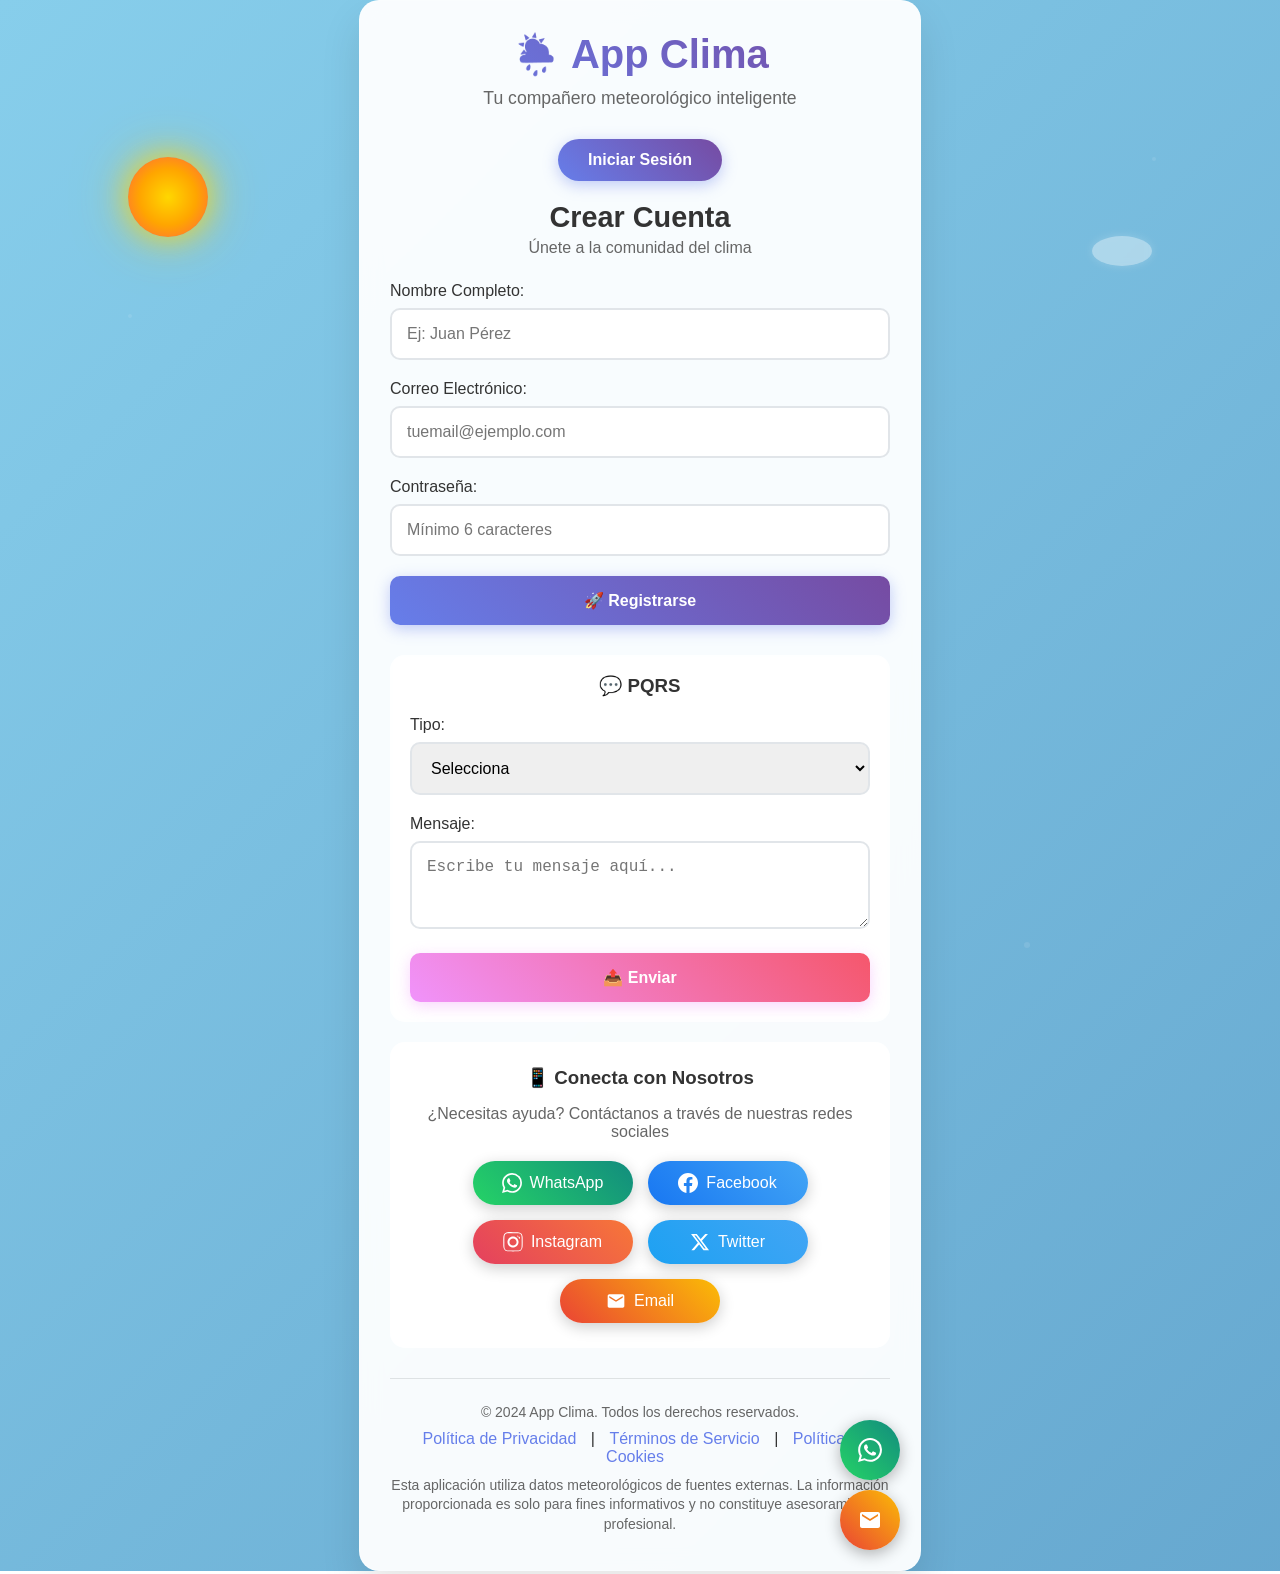
<file: index.html>
<!-- Declaración del tipo de documento HTML5 -->
<!DOCTYPE html>
<html lang="es">
<head>
    <!-- Configuración de caracteres y viewport para dispositivos móviles -->
    <meta charset="UTF-8">
    <meta name="viewport" content="width=device-width, initial-scale=1.0">
    <title>Registro - App Clima</title>
    <!-- Enlace al archivo CSS externo para estilos -->
    <link rel="stylesheet" href="styles.css">
</head>
<body>
    <!-- Fondo animado futurista con partículas -->
    <div class="animated-bg">
        <div class="particle"></div>
        <div class="particle"></div>
        <div class="particle"></div>
        <div class="particle"></div>
        <div class="particle"></div>
    </div>

    <!-- Elementos decorativos: sol y nubes animadas -->
    <div class="sun"></div>
    <div class="cloud"></div>
    <div class="cloud"></div>

    <div class="container">
        <!-- Header elegante con título y subtítulo -->
        <div class="header">
            <h1>🌦️ App Clima</h1>
            <p class="subtitle">Tu compañero meteorológico inteligente</p>
        </div>

        <!-- Botón para alternar entre registro y login -->
        <div class="toggle-container">
            <button id="toggleButton" class="toggle-btn">Iniciar Sesión</button>
        </div>

        <!-- Formulario de registro simplificado para coincidir con el backend -->
        <form id="registroForm" class="form-container">
            <div class="form-header">
                <h2>Crear Cuenta</h2>
                <p>Únete a la comunidad del clima</p>
            </div>

            <div class="input-group">
                <label for="nombre">Nombre Completo:</label>
                <input type="text" id="nombre" name="nombre" required placeholder="Ej: Juan Pérez">
            </div>

            <div class="input-group">
                <label for="email">Correo Electrónico:</label>
                <input type="email" id="email" name="email" required placeholder="tuemail@ejemplo.com">
            </div>

            <div class="input-group">
                <label for="password">Contraseña:</label>
                <input type="password" id="password" name="password" required placeholder="Mínimo 6 caracteres">
            </div>

            <button type="submit" class="submit-btn">🚀 Registrarse</button>
        </form>

        <!-- Formulario de login (oculto inicialmente) -->
        <div id="loginSection" style="display: none;" class="form-container">
            <div class="form-header">
                <h2>Bienvenido de Vuelta</h2>
                <p>Accede a tu cuenta</p>
            </div>

            <form id="loginForm">
                <div class="input-group">
                    <label for="loginEmail">Correo Electrónico:</label>
                    <input type="email" id="loginEmail" name="loginEmail" required placeholder="tu@email.com">
                </div>

                <div class="input-group">
                    <label for="loginPassword">Contraseña:</label>
                    <input type="password" id="loginPassword" name="loginPassword" required placeholder="Tu contraseña">
                </div>

                <button type="submit" class="submit-btn">🔓 Iniciar Sesión</button>
            </form>
        </div>

        <!-- Sección PQRS (sin cambios) -->
        <div class="pqrs">
            <h3>💬 PQRS</h3>
            <form id="pqrsForm">
                <div class="input-group">
                    <label for="pqrsTipo">Tipo:</label>
                    <select id="pqrsTipo" name="pqrsTipo" required>
                        <option value="">Selecciona</option>
                        <option value="peticion">Petición</option>
                        <option value="queja">Queja</option>
                        <option value="reclamo">Reclamo</option>
                        <option value="sugerencia">Sugerencia</option>
                    </select>
                </div>

                <div class="input-group">
                    <label for="pqrsMensaje">Mensaje:</label>
                    <textarea id="pqrsMensaje" name="pqrsMensaje" rows="3" required placeholder="Escribe tu mensaje aquí..."></textarea>
                </div>

                <button type="submit" class="submit-btn secondary">📤 Enviar</button>
            </form>
        </div>

        <!-- Sección de Redes Sociales y Contacto -->
        <div class="social-section">
            <h3>📱 Conecta con Nosotros</h3>
            <p>¿Necesitas ayuda? Contáctanos a través de nuestras redes sociales</p>

            <div class="social-buttons">
                <!-- WhatsApp -->
                <a href="https://wa.me/573183384076" target="_blank" class="social-btn whatsapp" title="WhatsApp">
                    <svg viewBox="0 0 24 24" fill="currentColor">
                        <path d="M17.472 14.382c-.297-.149-1.758-.867-2.03-.967-.273-.099-.471-.148-.67.15-.197.297-.767.966-.94 1.164-.173.199-.347.223-.644.075-.297-.15-1.255-.463-2.39-1.475-.883-.788-1.48-1.761-1.653-2.059-.173-.297-.018-.458.13-.606.134-.133.298-.347.446-.52.149-.174.198-.298.298-.497.099-.198.05-.371-.025-.52-.075-.149-.669-1.612-.916-2.207-.242-.579-.487-.5-.669-.51-.173-.008-.371-.01-.57-.01-.198 0-.52.074-.792.372-.272.297-1.04 1.016-1.04 2.479 0 1.462 1.065 2.875 1.213 3.074.149.198 2.096 3.2 5.077 4.487.709.306 1.262.489 1.694.625.712.227 1.36.195 1.871.118.571-.085 1.758-.719 2.006-1.413.248-.694.248-1.289.173-1.413-.074-.124-.272-.198-.57-.347m-5.421 7.403h-.004a9.87 9.87 0 01-5.031-1.378l-.361-.214-3.741.982.998-3.648-.235-.374a9.86 9.86 0 01-1.51-5.26c.001-5.45 4.436-9.884 9.888-9.884 2.64 0 5.122 1.03 6.988 2.898a9.825 9.825 0 012.893 6.994c-.003 5.45-4.437 9.884-9.885 9.884m8.413-18.297A11.815 11.815 0 0012.05 0C5.495 0 .16 5.335.157 11.892c0 2.096.547 4.142 1.588 5.945L.057 24l6.305-1.654a11.882 11.882 0 005.683 1.448h.005c6.554 0 11.89-5.335 11.893-11.893A11.821 11.821 0 0020.885 3.488"/>
                    </svg>
                    <span>WhatsApp</span>
                </a>

                <!-- Facebook -->
                <a href="https://www.facebook.com/appclima" target="_blank" class="social-btn facebook" title="Facebook">
                    <svg viewBox="0 0 24 24" fill="currentColor">
                        <path d="M24 12.073c0-6.627-5.373-12-12-12s-12 5.373-12 12c0 5.99 4.388 10.954 10.125 11.854v-8.385H7.078v-3.47h3.047V9.43c0-3.007 1.792-4.669 4.533-4.669 1.312 0 2.686.235 2.686.235v2.953H15.83c-1.491 0-1.956.925-1.956 1.874v2.25h3.328l-.532 3.47h-2.796v8.385C19.612 23.027 24 18.062 24 12.073z"/>
                    </svg>
                    <span>Facebook</span>
                </a>

                <!-- Instagram -->
                <a href="https://www.instagram.com/appclima" target="_blank" class="social-btn instagram" title="Instagram">
                    <svg viewBox="0 0 24 24" fill="currentColor">
                        <path d="M12.017 0C8.396 0 7.996.014 6.79.067 5.584.12 4.775.302 4.082.559c-.726.275-1.34.639-1.955 1.254C1.522 2.428 1.158 3.042.883 3.768.626 4.461.444 5.27.391 6.476.338 7.682.324 8.082.324 11.703s.014 3.921.067 5.127c.053 1.206.235 2.015.492 2.708.275.726.639 1.34 1.254 1.955.615.615 1.229.979 1.955 1.254.693.267 1.502.449 2.708.502 1.206.053 1.606.067 5.227.067s3.921-.014 5.127-.067c1.206-.053 2.015-.235 2.708-.492.726-.275 1.34-.639 1.955-1.254.615-.615.979-1.229 1.254-1.955.267-.693.449-1.502.502-2.708.053-1.206.067-1.606.067-5.227s-.014-3.921-.067-5.127c-.053-1.206-.235-2.015-.492-2.708-.275-.726-.639-1.34-1.254-1.955C21.572 1.522 20.958 1.158 20.232.883 19.539.626 18.73.444 17.524.391 16.318.338 15.918.324 12.297.324S8.376.338 7.17.391C5.964.444 5.155.626 4.462.883zm.003 1.49c3.57 0 3.99.013 5.396.066 1.29.049 1.986.218 2.446.362.544.17.932.372 1.34.78.408.408.61.796.78 1.34.144.46.313 1.156.362 2.446.053 1.406.066 1.826.066 5.396s-.013 3.99-.066 5.396c-.049 1.29-.218 1.986-.362 2.446-.17.544-.372.932-.78 1.34-.408.408-.796.61-1.34.78-.46.144-1.156.313-2.446.362-1.406.053-1.826.066-5.396.066s-3.99-.013-5.396-.066c-1.29-.049-1.986-.218-2.446-.362-.544-.17-.932-.372-1.34-.78-.408-.408-.61-.796-.78-1.34-.144-.46-.313-1.156-.362-2.446-.053-1.406-.066-1.826-.066-5.396s.013-3.99.066-5.396c.049-1.29.218-1.986.362-2.446.17-.544.372-.932.78-1.34.408-.408.796-.61 1.34-.78.46-.144 1.156-.313 2.446-.362 1.406-.053 1.826-.066 5.397-.066zm0 3.88c-3.663 0-6.63 2.967-6.63 6.63s2.967 6.63 6.63 6.63 6.63-2.967 6.63-6.63-2.967-6.63-6.63-6.63zm0 10.94c-2.376 0-4.31-1.934-4.31-4.31s1.934-4.31 4.31-4.31 4.31 1.934 4.31 4.31-1.934 4.31-4.31 4.31zm8.34-11.375c0 .86-.696 1.556-1.556 1.556s-1.556-.696-1.556-1.556.696-1.556 1.556 1.556 1.556.696 1.556 1.556z"/>
                    </svg>
                    <span>Instagram</span>
                </a>

                <!-- Twitter/X -->
                <a href="https://twitter.com/appclima" target="_blank" class="social-btn twitter" title="Twitter/X">
                    <svg viewBox="0 0 24 24" fill="currentColor">
                        <path d="M18.244 2.25h3.308l-7.227 8.26 8.502 11.24H16.17l-5.214-6.817L4.99 21.75H1.68l7.73-8.835L1.254 2.25H8.08l4.713 6.231zm-1.161 17.52h1.833L7.084 4.126H5.117z"/>
                    </svg>
                    <span>Twitter</span>
                </a>

                <!-- Email -->
                <a href="mailto:contacto@appclima.com" class="social-btn email" title="Email">
                    <svg viewBox="0 0 24 24" fill="currentColor">
                        <path d="M20 4H4c-1.1 0-1.99.9-1.99 2L2 18c0 1.1.9 2 2 2h16c1.1 0 2-.9 2-2V6c0-1.1-.9-2-2-2zm0 4l-8 5-8-5V6l8 5 8-5v2z"/>
                    </svg>
                    <span>Email</span>
                </a>
            </div>
        </div>

        <!-- Botones flotantes de redes sociales -->
        <div class="floating-social">
            <a href="https://wa.me/573183384076" target="_blank" class="whatsapp-float">
                <svg viewBox="0 0 24 24" fill="currentColor">
                    <path d="M17.472 14.382c-.297-.149-1.758-.867-2.03-.967-.273-.099-.471-.148-.67.15-.197.297-.767.966-.94 1.164-.173.199-.347.223-.644.075-.297-.15-1.255-.463-2.39-1.475-.883-.788-1.48-1.761-1.653-2.059-.173-.297-.018-.458.13-.606.134-.133.298-.347.446-.52.149-.174.198-.298.298-.497.099-.198.05-.371-.025-.52-.075-.149-.669-1.612-.916-2.207-.242-.579-.487-.5-.669-.51-.173-.008-.371-.01-.57-.01-.198 0-.52.074-.792.372-.272.297-1.04 1.016-1.04 2.479 0 1.462 1.065 2.875 1.213 3.074.149.198 2.096 3.2 5.077 4.487.709.306 1.262.489 1.694.625.712.227 1.36.195 1.871.118.571-.085 1.758-.719 2.006-1.413.248-.694.248-1.289.173-1.413-.074-.124-.272-.198-.57-.347m-5.421 7.403h-.004a9.87 9.87 0 01-5.031-1.378l-.361-.214-3.741.982.998-3.648-.235-.374a9.86 9.86 0 01-1.51-5.26c.001-5.45 4.436-9.884 9.888-9.884 2.64 0 5.122 1.03 6.988 2.898a9.825 9.825 0 012.893 6.994c-.003 5.45-4.437 9.884-9.885 9.884m8.413-18.297A11.815 11.815 0 0012.05 0C5.495 0 .16 5.335.157 11.892c0 2.096.547 4.142 1.588 5.945L.057 24l6.305-1.654a11.882 11.882 0 005.683 1.448h.005c6.554 0 11.89-5.335 11.893-11.893A11.821 11.821 0 0020.885 3.488"/>
                </svg>
            </a>

            <a href="mailto:contacto@appclima.com" class="email-float">
                <svg viewBox="0 0 24 24" fill="currentColor">
                    <path d="M20 4H4c-1.1 0-1.99.9-1.99 2L2 18c0 1.1.9 2 2 2h16c1.1 0 2-.9 2-2V6c0-1.1-.9-2-2-2zm0 4l-8 5-8-5V6l8 5 8-5v2z"/>
                </svg>
            </a>
        </div>

        <!-- Footer con información legal -->
        <div class="footer">
            <div class="legal-info">
                <p>&copy; 2024 App Clima. Todos los derechos reservados.</p>
                <div class="legal-links">
                    <a href="#" onclick="showLegal('privacidad')">Política de Privacidad</a> |
                    <a href="#" onclick="showLegal('terminos')">Términos de Servicio</a> |
                    <a href="#" onclick="showLegal('cookies')">Política de Cookies</a>
                </div>
                <p class="disclaimer">
                    Esta aplicación utiliza datos meteorológicos de fuentes externas. La información proporcionada es solo para fines informativos y no constituye asesoramiento profesional.
                </p>
            </div>
        </div>
    </div>

    <!-- Modal para avisos legales -->
    <div id="legalModal" class="modal">
        <div class="modal-content">
            <span class="close-modal" onclick="closeModal()">&times;</span>
            <div id="legalContent"></div>
        </div>
    </div>

    <!-- Enlace al archivo JavaScript externo -->
    <script src="script.js"></script>
</body>
</html>
</file>
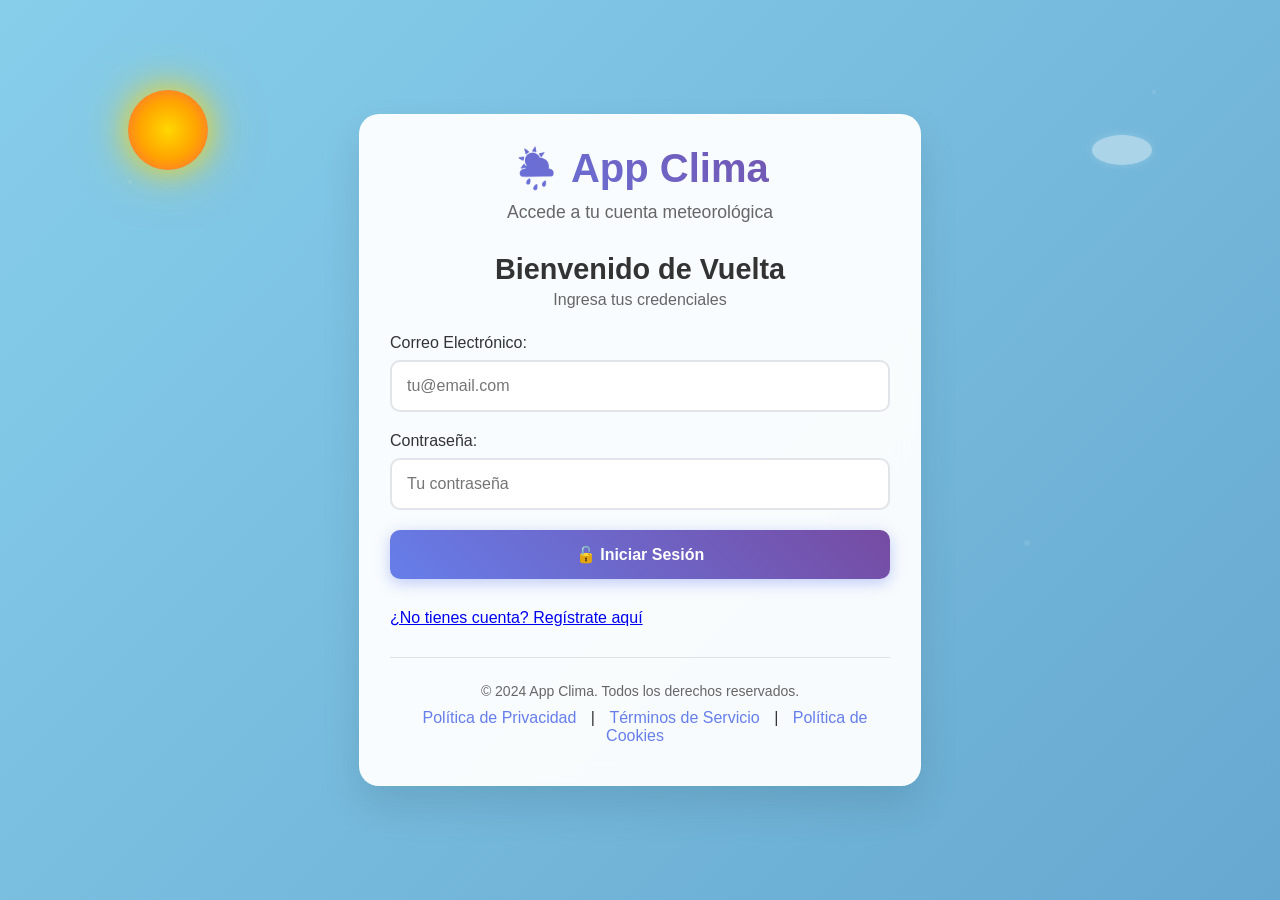
<file: login.html>
<!-- Declaración del tipo de documento HTML5 -->
<!DOCTYPE html>
<html lang="es">
<head>
    <!-- Configuración de caracteres y viewport para dispositivos móviles -->
    <meta charset="UTF-8">
    <meta name="viewport" content="width=device-width, initial-scale=1.0">
    <title>Inicio de Sesión - App Clima</title>
    <!-- Enlace al archivo CSS externo para estilos -->
    <link rel="stylesheet" href="styles.css">
</head>
<body>
    <!-- Fondo animado con gradiente de cielo -->
    <div class="animated-bg">
        <div class="particle"></div>
        <div class="particle"></div>
        <div class="particle"></div>
        <div class="particle"></div>
        <div class="particle"></div>
    </div>

    <!-- Elementos decorativos: sol y nubes animadas -->
    <div class="sun"></div>
    <div class="cloud"></div>
    <div class="cloud"></div>

    <div class="container">
        <div class="header">
            <h1>🌦️ App Clima</h1>
            <p class="subtitle">Accede a tu cuenta meteorológica</p>
        </div>

        <!-- Formulario de inicio de sesión -->
        <form id="loginForm" class="form-container">
            <div class="form-header">
                <h2>Bienvenido de Vuelta</h2>
                <p>Ingresa tus credenciales</p>
            </div>

            <div class="input-group">
                <label for="email">Correo Electrónico:</label>
                <input type="email" id="email" name="email" required placeholder="tu@email.com">
            </div>

            <div class="input-group">
                <label for="password">Contraseña:</label>
                <input type="password" id="password" name="password" required placeholder="Tu contraseña">
            </div>

            <button type="submit" class="submit-btn">🔓 Iniciar Sesión</button>
        </form>

        <p id="message"></p>

        <!-- Enlace para volver al registro -->
        <p><a href="index.html">¿No tienes cuenta? Regístrate aquí</a></p>

        <!-- Derechos de autor -->
        <div class="footer">
            <div class="legal-info">
                <p>&copy; 2024 App Clima. Todos los derechos reservados.</p>
                <div class="legal-links">
                    <a href="#" onclick="showLegal('privacidad')">Política de Privacidad</a> |
                    <a href="#" onclick="showLegal('terminos')">Términos de Servicio</a> |
                    <a href="#" onclick="showLegal('cookies')">Política de Cookies</a>
                </div>
            </div>
        </div>
    </div>

    <!-- Modal para avisos legales -->
    <div id="legalModal" class="modal">
        <div class="modal-content">
            <span class="close-modal" onclick="closeModal()">&times;</span>
            <div id="legalContent"></div>
        </div>
    </div>

    <!-- Enlace al archivo JavaScript externo -->
    <script src="script.js"></script>
</body>
</html>
</file>
<file: styles.css>
/* Estilos para el fondo especial con animación de día a noche */
body {
    font-family: 'Segoe UI', Tahoma, Geneva, Verdana, sans-serif;
    margin: 0;
    padding: 0;
    background: linear-gradient(135deg, #87CEEB 0%, #4682B4 50%, #1e3a8a 100%);
    background-size: 400% 400%;
    animation: gradientShift 20s ease infinite, weatherCycle 30s ease-in-out infinite;
    color: #333;
    display: flex;
    justify-content: center;
    align-items: center;
    min-height: 100vh;
    position: relative;
    overflow-x: hidden;
}

@keyframes gradientShift {
    0% { background-position: 0% 50%; }
    50% { background-position: 100% 50%; }
    100% { background-position: 0% 50%; }
}

@keyframes weatherCycle {
    0%, 100% { filter: brightness(1) saturate(1); }
    25% { filter: brightness(1.1) saturate(1.2); }
    50% { filter: brightness(0.9) saturate(0.8); }
    75% { filter: brightness(1.05) saturate(1.1); }
}

/* Fondo animado futurista con partículas */
.animated-bg {
    position: absolute;
    top: 0;
    left: 0;
    width: 100%;
    height: 100%;
    overflow: hidden;
    z-index: 0;
}

.particle {
    position: absolute;
    background: rgba(255, 255, 255, 0.1);
    border-radius: 50%;
    animation: float 6s ease-in-out infinite;
}

.particle:nth-child(1) {
    width: 4px;
    height: 4px;
    top: 20%;
    left: 10%;
    animation-delay: 0s;
}

.particle:nth-child(2) {
    width: 6px;
    height: 6px;
    top: 60%;
    left: 80%;
    animation-delay: 2s;
}

.particle:nth-child(3) {
    width: 3px;
    height: 3px;
    top: 40%;
    left: 60%;
    animation-delay: 4s;
}

.particle:nth-child(4) {
    width: 5px;
    height: 5px;
    top: 80%;
    left: 30%;
    animation-delay: 1s;
}

.particle:nth-child(5) {
    width: 4px;
    height: 4px;
    top: 10%;
    left: 90%;
    animation-delay: 3s;
}

@keyframes float {
    0%, 100% { transform: translateY(0px) rotate(0deg); opacity: 0.5; }
    50% { transform: translateY(-20px) rotate(180deg); opacity: 1; }
}

/* Sol moviéndose */
.sun {
    position: absolute;
    top: 10%;
    left: 10%;
    width: 80px;
    height: 80px;
    background: radial-gradient(circle, #FFD700, #FFA500, #FF6347);
    border-radius: 50%;
    animation: moveSun 25s ease-in-out infinite, sunGlow 4s ease-in-out infinite alternate;
    z-index: 1;
    box-shadow: 0 0 30px rgba(255, 215, 0, 0.8), 0 0 60px rgba(255, 215, 0, 0.4);
}

@keyframes moveSun {
    0% { top: 10%; left: 10%; transform: scale(1); }
    25% { top: 20%; left: 40%; transform: scale(1.1); }
    50% { top: 50%; left: 80%; transform: scale(0.9); }
    75% { top: 30%; left: 60%; transform: scale(1.05); }
    100% { top: 10%; left: 10%; transform: scale(1); }
}

@keyframes sunGlow {
    0% { box-shadow: 0 0 30px rgba(255, 215, 0, 0.8), 0 0 60px rgba(255, 215, 0, 0.4); }
    100% { box-shadow: 0 0 40px rgba(255, 215, 0, 1), 0 0 80px rgba(255, 215, 0, 0.6); }
}

/* Nubes */
.cloud {
    position: absolute;
    background: rgba(255, 255, 255, 0.4);
    border-radius: 50%;
    animation: floatCloud 20s ease-in-out infinite, cloudMorph 10s ease-in-out infinite alternate;
    backdrop-filter: blur(3px);
    box-shadow: 0 0 10px rgba(255, 255, 255, 0.2);
}

.cloud:nth-child(1) {
    top: 20%;
    left: 20%;
    width: 80px;
    height: 40px;
}

.cloud:nth-child(2) {
    top: 30%;
    right: 30%;
    width: 100px;
    height: 50px;
    animation-delay: 5s;
}

.cloud:nth-child(3) {
    top: 15%;
    right: 10%;
    width: 60px;
    height: 30px;
    animation-delay: 10s;
}

@keyframes floatCloud {
    0%, 100% { transform: translateX(0) translateY(0); }
    25% { transform: translateX(30px) translateY(-5px); }
    50% { transform: translateX(60px) translateY(0); }
    75% { transform: translateX(30px) translateY(5px); }
}

@keyframes cloudMorph {
    0% { border-radius: 50% 40% 60% 50%; }
    100% { border-radius: 40% 60% 50% 60%; }
}

.container {
    background: rgba(255, 255, 255, 0.95);
    padding: 30px;
    border-radius: 20px;
    box-shadow: 0 20px 40px rgba(0, 0, 0, 0.1);
    max-width: 500px;
    width: 90%;
    animation: slideIn 0.8s ease-out;
    position: relative;
    z-index: 2;
    backdrop-filter: blur(10px);
    border: 1px solid rgba(255, 255, 255, 0.2);
}

@keyframes slideIn {
    from { opacity: 0; transform: translateY(30px) scale(0.9); }
    to { opacity: 1; transform: translateY(0) scale(1); }
}

/* Header elegante */
.header {
    text-align: center;
    margin-bottom: 30px;
}

.header h1 {
    font-size: 2.5rem;
    margin: 0;
    background: linear-gradient(45deg, #667eea, #764ba2);
    -webkit-background-clip: text;
    -webkit-text-fill-color: transparent;
    background-clip: text;
}

.subtitle {
    color: #666;
    font-size: 1.1rem;
    margin: 10px 0 0 0;
}

/* Botón toggle */
.toggle-container {
    text-align: center;
    margin-bottom: 20px;
}

.toggle-btn {
    background: linear-gradient(45deg, #667eea, #764ba2);
    color: white;
    border: none;
    padding: 12px 30px;
    border-radius: 25px;
    cursor: pointer;
    font-size: 16px;
    font-weight: 600;
    transition: all 0.3s ease;
    box-shadow: 0 4px 15px rgba(102, 126, 234, 0.4);
}

.toggle-btn:hover {
    transform: translateY(-2px);
    box-shadow: 0 6px 20px rgba(102, 126, 234, 0.6);
}

/* Formularios */
.form-container {
    margin-bottom: 30px;
}

.form-header {
    text-align: center;
    margin-bottom: 25px;
}

.form-header h2 {
    margin: 0;
    color: #333;
    font-size: 1.8rem;
}

.form-header p {
    color: #666;
    margin: 5px 0 0 0;
}

.input-group {
    margin-bottom: 20px;
}

.input-group label {
    display: block;
    margin-bottom: 8px;
    color: #333;
    font-weight: 500;
}

.input-group input {
    width: 100%;
    padding: 15px;
    border: 2px solid #e1e5e9;
    border-radius: 10px;
    font-size: 16px;
    transition: all 0.3s ease;
    box-sizing: border-box;
}

.input-group input:focus {
    outline: none;
    border-color: #667eea;
    box-shadow: 0 0 0 3px rgba(102, 126, 234, 0.1);
}

.input-group textarea {
    width: 100%;
    padding: 15px;
    border: 2px solid #e1e5e9;
    border-radius: 10px;
    font-size: 16px;
    transition: all 0.3s ease;
    box-sizing: border-box;
    resize: vertical;
}

.input-group textarea:focus {
    outline: none;
    border-color: #667eea;
    box-shadow: 0 0 0 3px rgba(102, 126, 234, 0.1);
}

.input-group select {
    width: 100%;
    padding: 15px;
    border: 2px solid #e1e5e9;
    border-radius: 10px;
    font-size: 16px;
    transition: all 0.3s ease;
    box-sizing: border-box;
}

.input-group select:focus {
    outline: none;
    border-color: #667eea;
    box-shadow: 0 0 0 3px rgba(102, 126, 234, 0.1);
}

.submit-btn {
    width: 100%;
    padding: 15px;
    background: linear-gradient(45deg, #667eea, #764ba2);
    color: white;
    border: none;
    border-radius: 10px;
    cursor: pointer;
    font-size: 16px;
    font-weight: 600;
    transition: all 0.3s ease;
    box-shadow: 0 4px 15px rgba(102, 126, 234, 0.4);
}

.submit-btn:hover {
    transform: translateY(-2px);
    box-shadow: 0 6px 20px rgba(102, 126, 234, 0.6);
}

.submit-btn.secondary {
    background: linear-gradient(45deg, #f093fb, #f5576c);
    box-shadow: 0 4px 15px rgba(240, 147, 251, 0.4);
}

.submit-btn.secondary:hover {
    box-shadow: 0 6px 20px rgba(240, 147, 251, 0.6);
}

/* Sección PQRS */
.pqrs {
    background: rgba(255, 255, 255, 0.8);
    padding: 20px;
    border-radius: 15px;
    margin-top: 20px;
    backdrop-filter: blur(5px);
}

.pqrs h3 {
    margin-top: 0;
    color: #333;
    text-align: center;
}

/* Sección de Redes Sociales */
.social-section {
    background: rgba(255, 255, 255, 0.9);
    padding: 25px;
    border-radius: 15px;
    margin: 20px 0;
    text-align: center;
    backdrop-filter: blur(5px);
}

.social-section h3 {
    margin: 0 0 10px 0;
    color: #333;
}

.social-section p {
    color: #666;
    margin-bottom: 20px;
}

.social-buttons {
    display: flex;
    flex-wrap: wrap;
    gap: 15px;
    justify-content: center;
}

.social-btn {
    display: flex;
    align-items: center;
    gap: 8px;
    padding: 12px 20px;
    border-radius: 25px;
    text-decoration: none;
    color: white;
    font-weight: 500;
    transition: all 0.3s ease;
    box-shadow: 0 4px 15px rgba(0, 0, 0, 0.2);
    min-width: 120px;
    justify-content: center;
}

.social-btn:hover {
    transform: translateY(-2px);
    box-shadow: 0 6px 20px rgba(0, 0, 0, 0.3);
}

.social-btn svg {
    width: 20px;
    height: 20px;
}

.social-btn.whatsapp {
    background: linear-gradient(45deg, #25D366, #128C7E);
}

.social-btn.facebook {
    background: linear-gradient(45deg, #1877F2, #42A5F5);
}

.social-btn.instagram {
    background: linear-gradient(45deg, #E4405F, #F77737);
}

.social-btn.twitter {
    background: linear-gradient(45deg, #1DA1F2, #42A5F5);
}

.social-btn.email {
    background: linear-gradient(45deg, #EA4335, #FBBC05);
}

/* Botones flotantes de redes sociales */
.floating-social {
    position: fixed;
    bottom: 20px;
    right: 20px;
    display: flex;
    flex-direction: column;
    gap: 10px;
    z-index: 10;
}

.whatsapp-float, .email-float {
    width: 60px;
    height: 60px;
    border-radius: 50%;
    display: flex;
    justify-content: center;
    align-items: center;
    box-shadow: 0 4px 15px rgba(0, 0, 0, 0.3);
    transition: all 0.3s ease;
    cursor: pointer;
    color: white;
}

.whatsapp-float {
    background: linear-gradient(45deg, #25D366, #128C7E);
}

.email-float {
    background: linear-gradient(45deg, #EA4335, #FBBC05);
}

.whatsapp-float:hover, .email-float:hover {
    transform: scale(1.1);
    box-shadow: 0 6px 20px rgba(0, 0, 0, 0.4);
}

.whatsapp-float svg, .email-float svg {
    width: 24px;
    height: 24px;
}

/* Footer con información legal */
.footer {
    text-align: center;
    margin-top: 30px;
    padding-top: 20px;
    border-top: 1px solid rgba(0, 0, 0, 0.1);
}

.legal-info p {
    margin: 5px 0;
    color: #666;
    font-size: 14px;
}

.legal-links {
    margin: 10px 0;
}

.legal-links a {
    color: #667eea;
    text-decoration: none;
    margin: 0 10px;
    font-weight: 500;
    transition: color 0.3s ease;
}

.legal-links a:hover {
    color: #764ba2;
    text-decoration: underline;
}

.disclaimer {
    font-size: 12px;
    color: #888;
    margin-top: 15px;
    line-height: 1.4;
}

/* Modal para avisos legales */
.modal {
    display: none;
    position: fixed;
    z-index: 1000;
    left: 0;
    top: 0;
    width: 100%;
    height: 100%;
    background-color: rgba(0, 0, 0, 0.5);
    backdrop-filter: blur(5px);
}

.modal-content {
    background-color: white;
    margin: 5% auto;
    padding: 30px;
    border-radius: 15px;
    width: 90%;
    max-width: 600px;
    max-height: 80vh;
    overflow-y: auto;
    box-shadow: 0 20px 40px rgba(0, 0, 0, 0.3);
    animation: modalSlideIn 0.3s ease-out;
}

@keyframes modalSlideIn {
    from { opacity: 0; transform: translateY(-50px) scale(0.9); }
    to { opacity: 1; transform: translateY(0) scale(1); }
}

.close-modal {
    color: #aaa;
    float: right;
    font-size: 28px;
    font-weight: bold;
    cursor: pointer;
    transition: color 0.3s ease;
}

.close-modal:hover {
    color: #667eea;
}

/* Responsividad para móvil */
@media (max-width: 768px) {
    .container {
        width: 95%;
        padding: 20px;
        margin: 10px;
    }

    .header h1 {
        font-size: 2rem;
    }

    .sun {
        width: 60px;
        height: 60px;
    }

    .cloud:nth-child(1) {
        width: 50px;
        height: 25px;
    }

    .cloud:nth-child(2) {
        width: 70px;
        height: 35px;
    }

    .input-group input,
    .input-group textarea,
    .input-group select {
        font-size: 16px; /* Previene zoom en iOS */
    }

    .submit-btn {
        padding: 12px;
        font-size: 16px;
    }

    .social-buttons {
        flex-direction: column;
        align-items: center;
    }

    .social-btn {
        width: 100%;
        max-width: 250px;
    }

    .floating-social {
        bottom: 10px;
        right: 10px;
    }

    .whatsapp-float, .email-float {
        width: 50px;
        height: 50px;
    }

    .modal-content {
        margin: 10% auto;
        padding: 20px;
        width: 95%;
    }
}

/* Responsividad para tablet */
@media (min-width: 769px) and (max-width: 1024px) {
    .container {
        width: 80%;
        padding: 25px;
    }

    .header h1 {
        font-size: 2.2rem;
    }

    .sun {
        width: 70px;
        height: 70px;
    }

    .cloud:nth-child(1) {
        width: 60px;
        height: 30px;
    }

    .cloud:nth-child(2) {
        width: 80px;
        height: 40px;
    }
}
</file>
